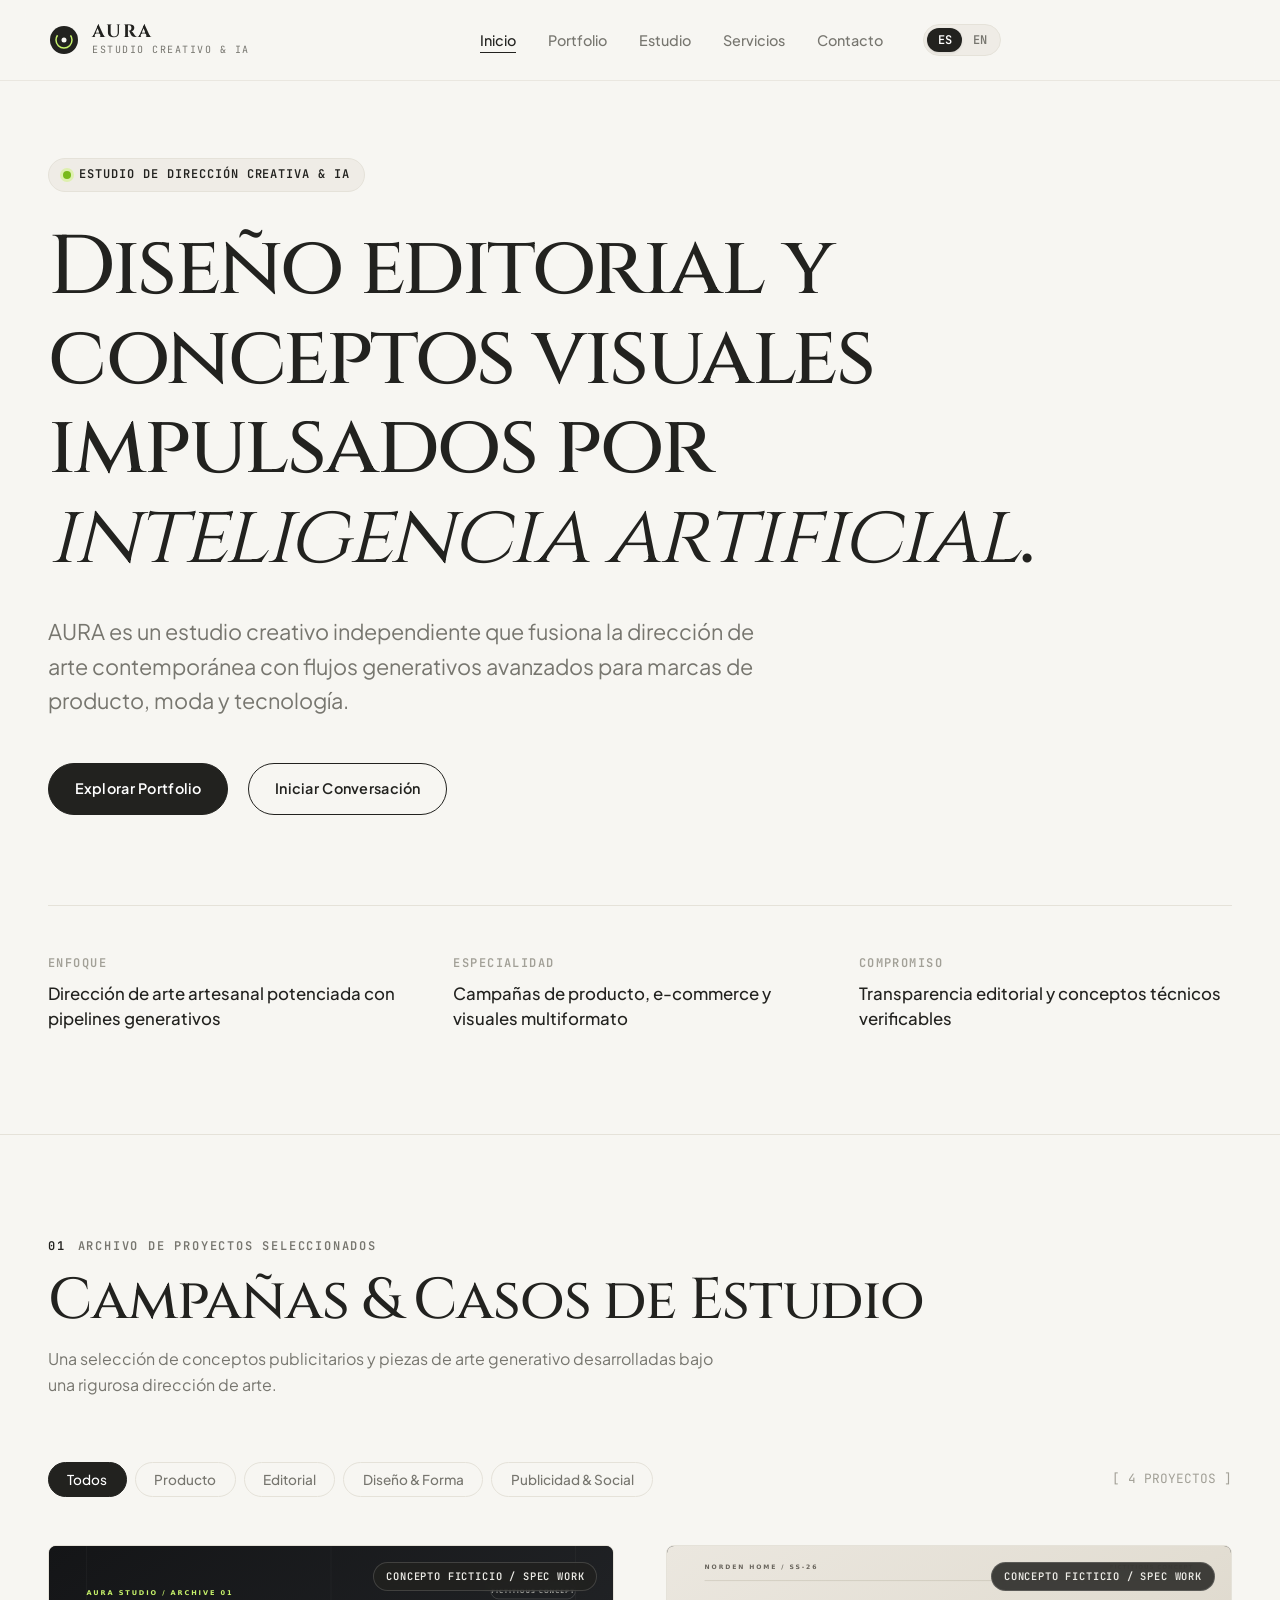
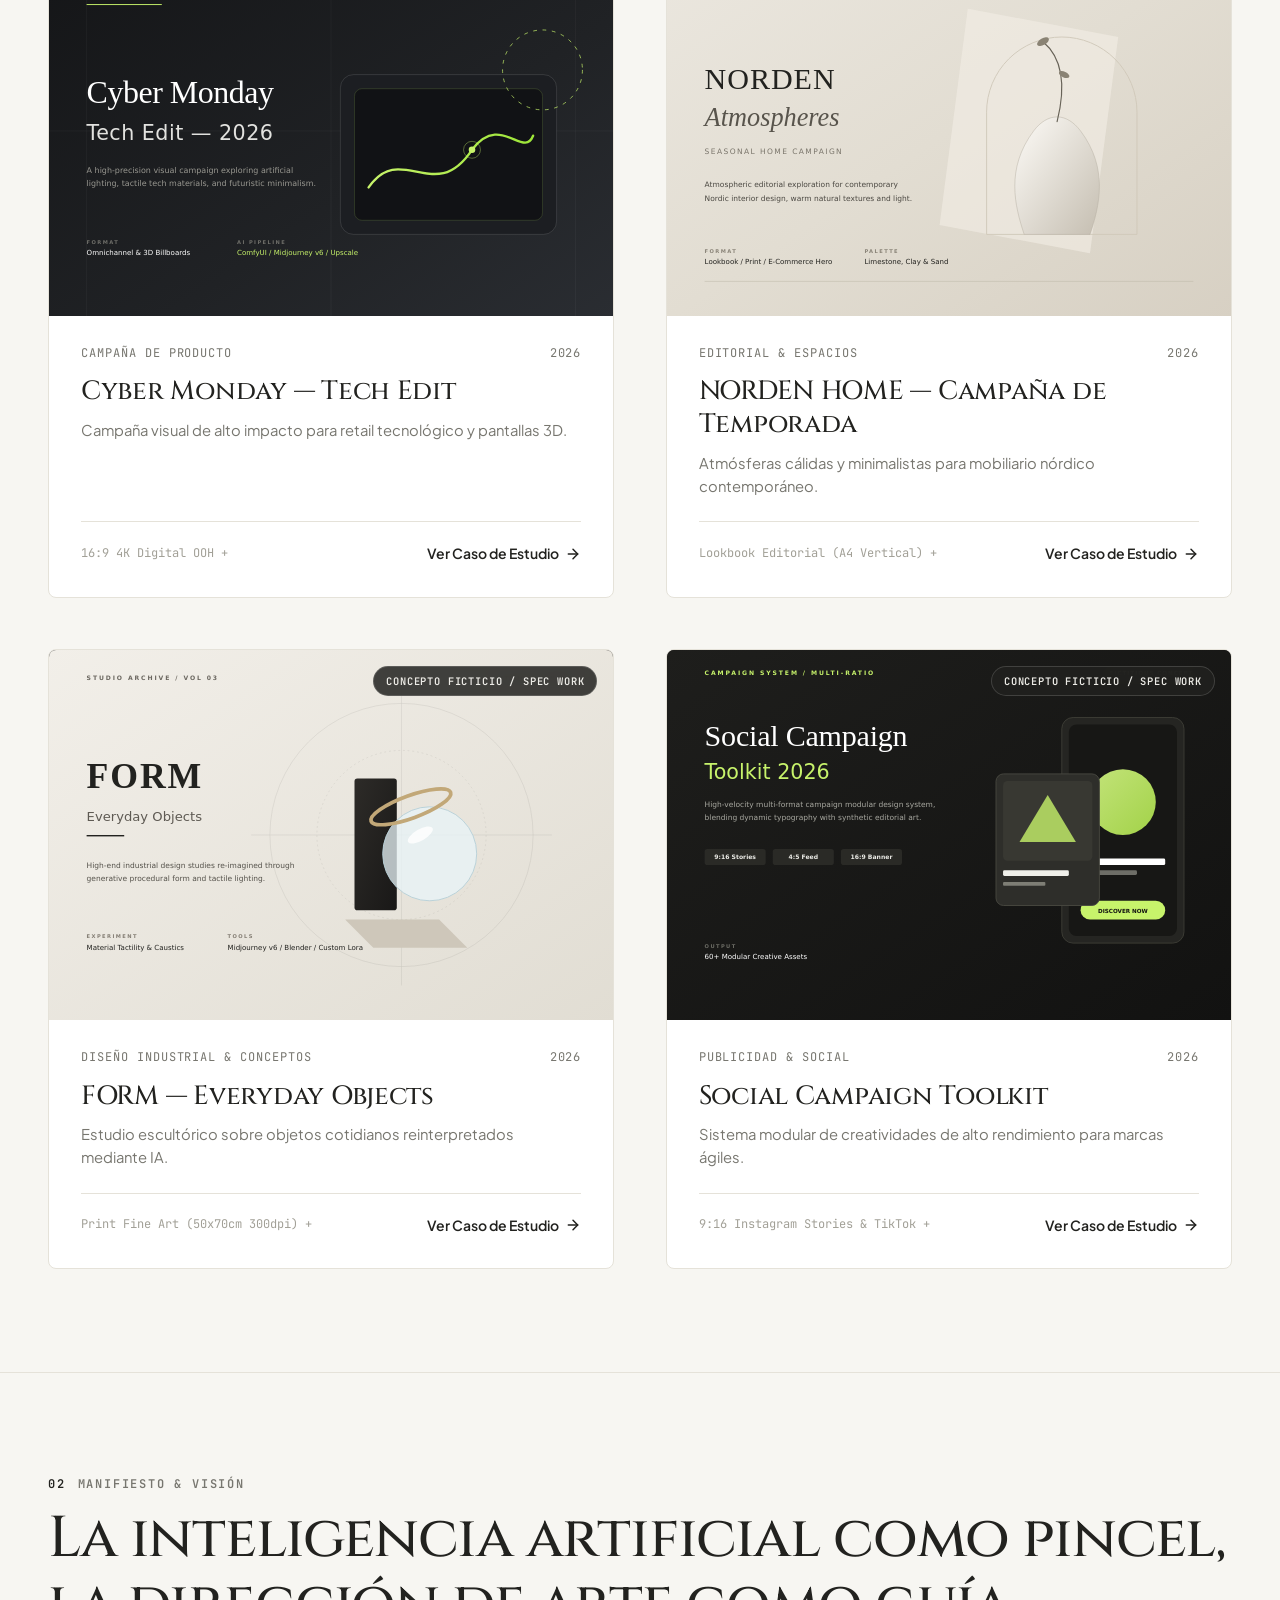
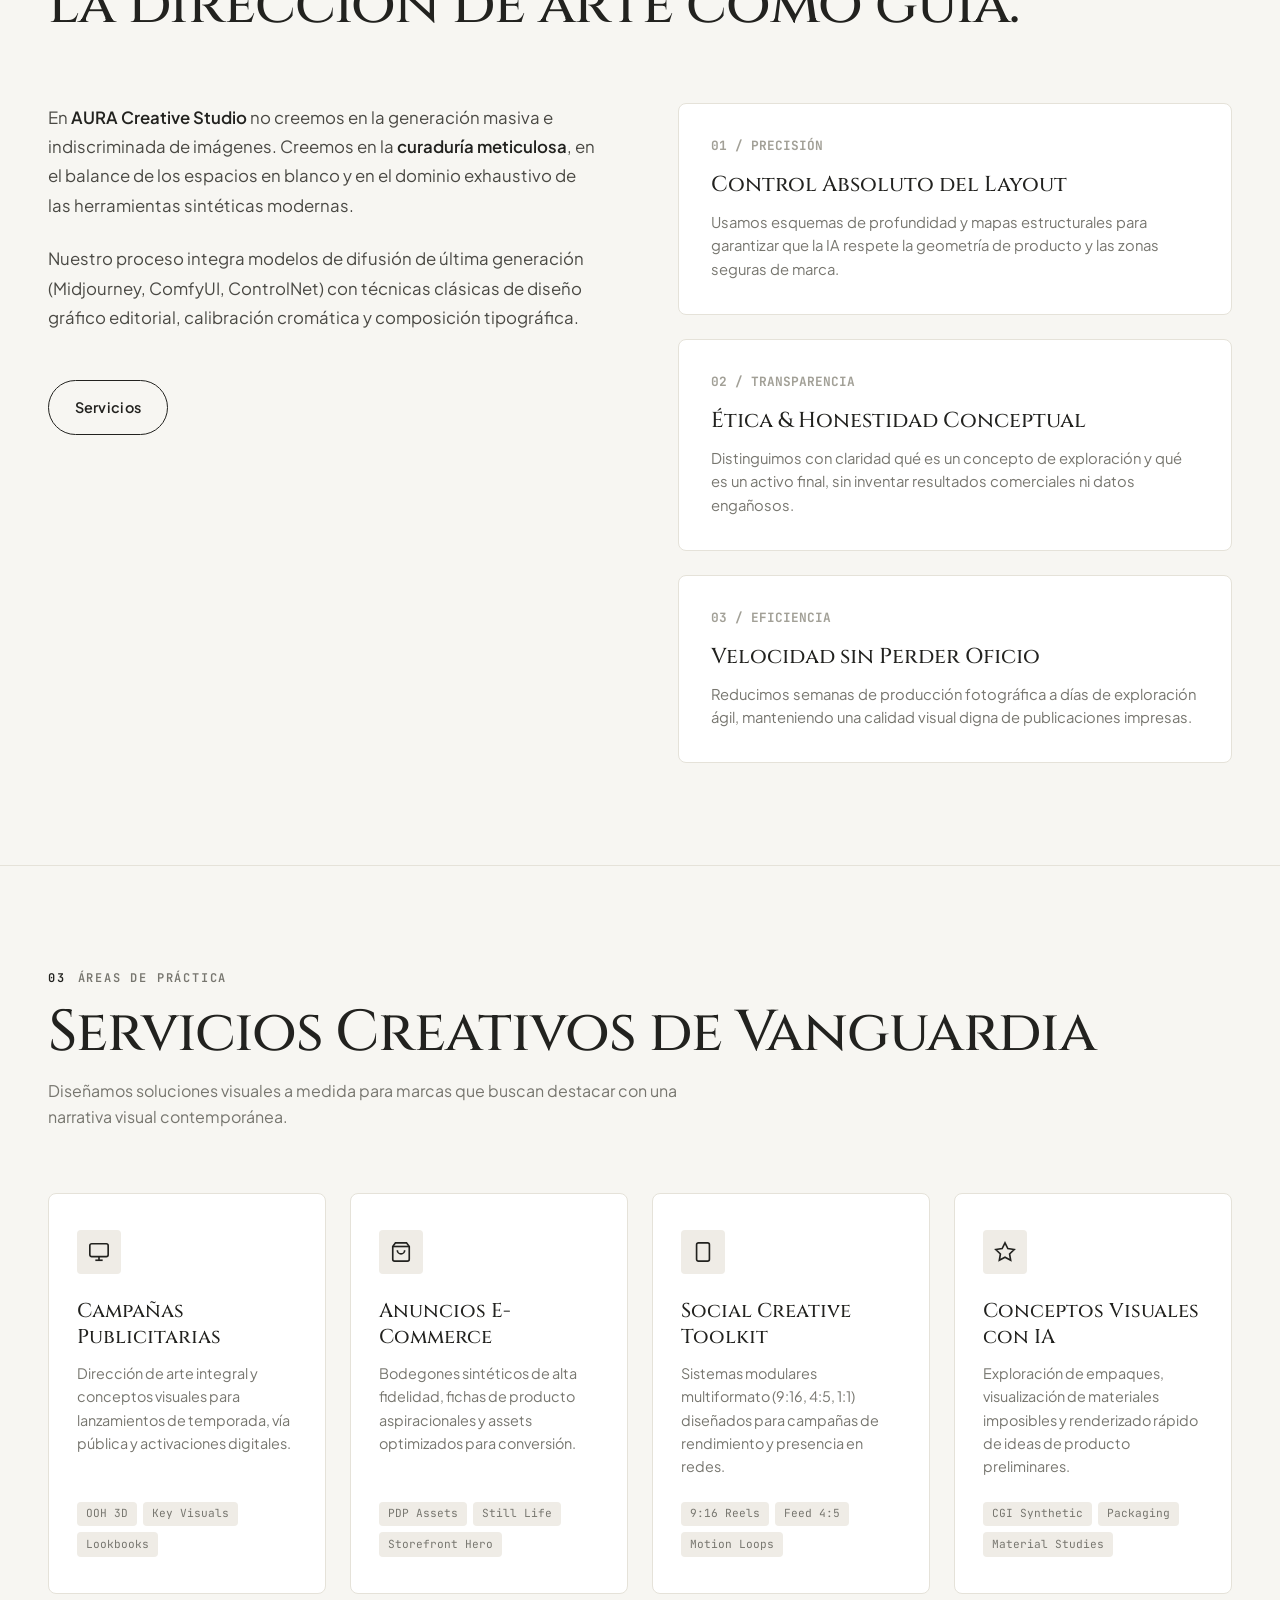
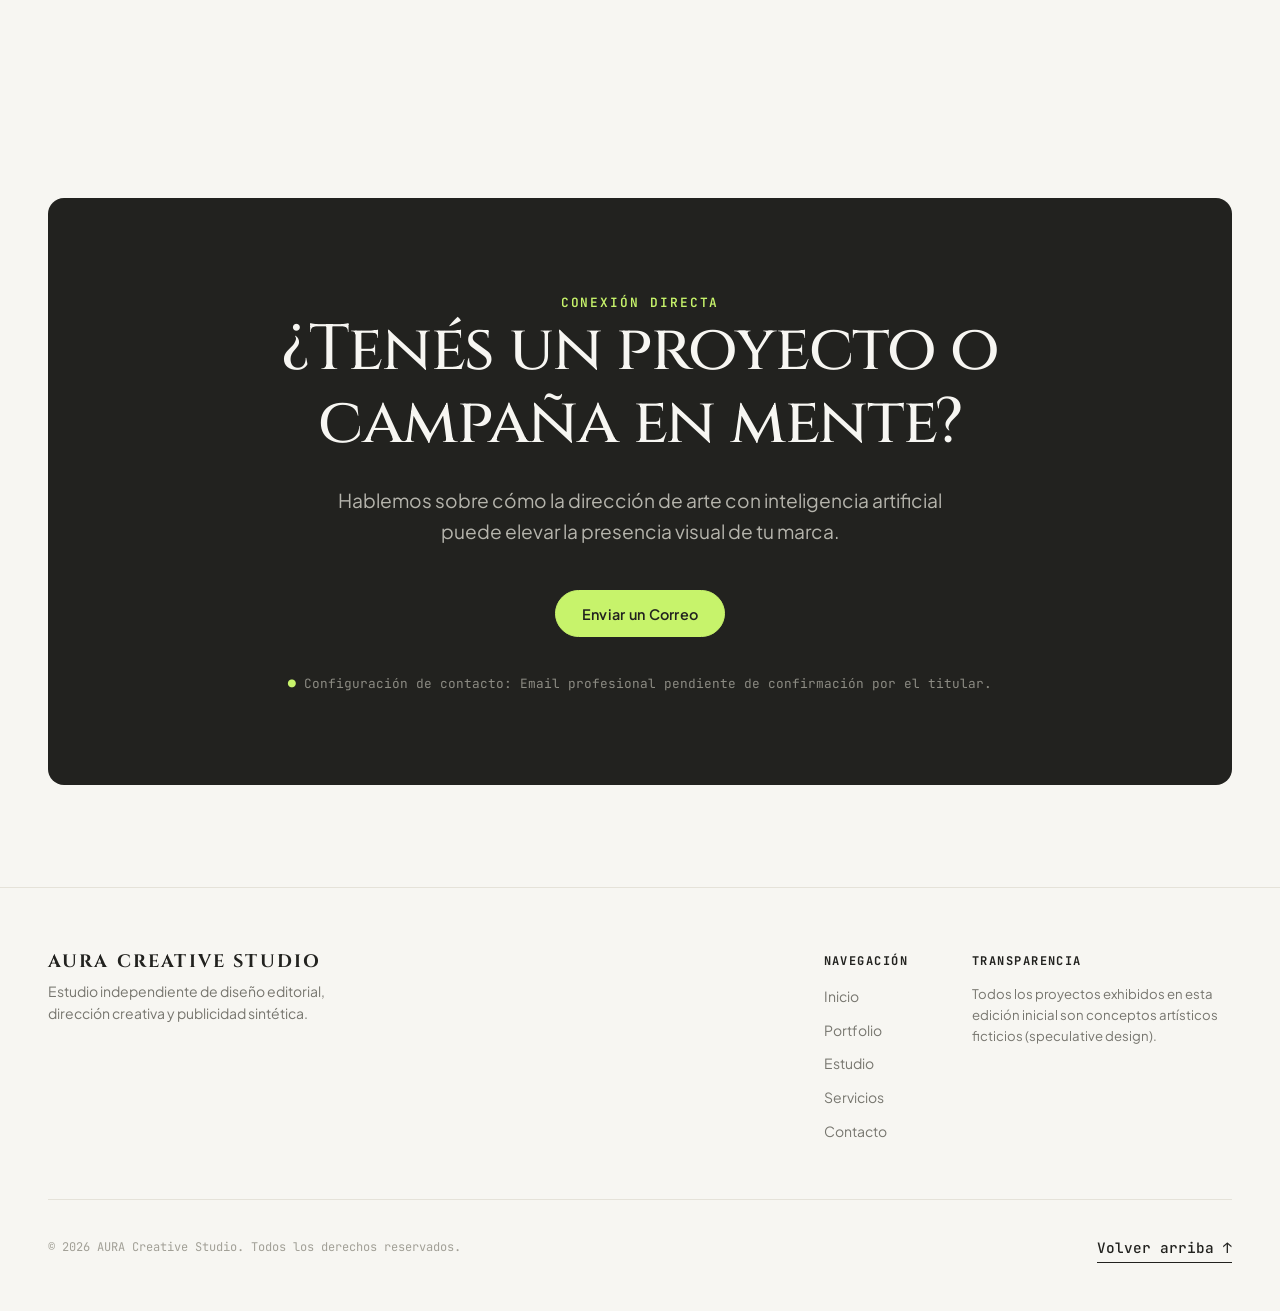
<file: index.html>
<!DOCTYPE html>
<html lang="es">
<head>
  <meta charset="UTF-8">
  <meta name="viewport" content="width=device-width, initial-scale=1.0">
  <title>AURA Creative Studio — Diseño Editorial & Contenido con IA</title>
  <meta name="description" content="Estudio creativo independiente especializado en campañas visuales, e-commerce y publicidad asistida por IA.">
  <meta name="keywords" content="AURA, Creative Studio, diseño editorial, inteligencia artificial, campañas publicitarias, dirección de arte, e-commerce">
  <meta name="author" content="AURA Creative Studio">
  
  <!-- Open Graph / Meta Social -->
  <meta property="og:type" content="website">
  <meta property="og:title" content="AURA Creative Studio — Diseño Editorial & Contenido con IA">
  <meta property="og:description" content="Estudio creativo independiente especializado en campañas visuales, e-commerce y publicidad asistida por IA.">
  <!-- Reemplazar con URL canónica absoluta (ej. https://aura-creative.studio/public/images/projects/cyber-monday.svg) al asignar dominio -->
  <meta property="og:image" content="public/images/projects/cyber-monday.svg">
  <meta name="twitter:card" content="summary_large_image">
  <meta name="twitter:title" content="AURA Creative Studio — Diseño Editorial & Contenido con IA">
  <meta name="twitter:description" content="Estudio creativo independiente especializado en campañas visuales, e-commerce y publicidad asistida por IA.">
  <meta name="twitter:image" content="public/images/projects/cyber-monday.svg">

  <!-- Favicon -->
  <link rel="icon" type="image/svg+xml" href="public/favicon/favicon.svg">

  <!-- Typography: Cinzel, Plus Jakarta Sans, JetBrains Mono -->
  <link rel="preconnect" href="https://fonts.googleapis.com">
  <link rel="preconnect" href="https://fonts.gstatic.com" crossorigin>
  <link href="https://fonts.googleapis.com/css2?family=Cinzel:wght@400;500;600;700&family=JetBrains+Mono:wght@400;500;600;700&family=Plus+Jakarta+Sans:wght@300;400;500;600;700&display=swap" rel="stylesheet">

  <link rel="stylesheet" href="styles.css">
</head>
<body>
  <!-- Accessibility Skip Link -->
  <a href="#mainContent" class="skip-link" data-i18n="skip_link">Saltar al contenido principal</a>

  <!-- Header -->
  <header class="site-header" role="banner">
    <div class="container header-inner">
      <a href="#hero" class="brand-link" aria-label="AURA Creative Studio Home">
        <svg class="brand-mark" viewBox="0 0 64 64" width="32" height="32" aria-hidden="true">
          <circle cx="32" cy="32" r="28" fill="#22221F"/>
          <circle cx="32" cy="32" r="16" fill="none" stroke="#C7F36B" stroke-width="3" stroke-dasharray="60 30"/>
          <circle cx="32" cy="32" r="5" fill="#F7F6F2"/>
        </svg>
        <div class="brand-text">
          <span class="brand-name">AURA</span>
          <span class="brand-tag" data-i18n="brand_sub">Creative Studio &amp; AI</span>
        </div>
      </a>

      <!-- Desktop Nav -->
      <nav class="nav-desktop" aria-label="Navegación principal">
        <ul class="nav-links">
          <li><a href="#hero" class="nav-link active" data-i18n="nav_home">Inicio</a></li>
          <li><a href="#portfolio" class="nav-link" data-i18n="nav_portfolio">Portfolio</a></li>
          <li><a href="#studio" class="nav-link" data-i18n="nav_studio">Estudio</a></li>
          <li><a href="#services" class="nav-link" data-i18n="nav_services">Servicios</a></li>
          <li><a href="#contact" class="nav-link" data-i18n="nav_contact">Contacto</a></li>
        </ul>

        <!-- Language Switcher -->
        <div class="lang-switcher" role="group" aria-label="Selector de idioma">
          <button type="button" class="lang-btn active" data-set-lang="es" aria-pressed="true">ES</button>
          <button type="button" class="lang-btn" data-set-lang="en" aria-pressed="false">EN</button>
        </div>
      </nav>

      <!-- Mobile Actions -->
      <div class="header-actions">
        <div class="lang-switcher" style="display: none;" id="mobileLangSwitcher" role="group" aria-label="Selector de idioma móvil">
          <button type="button" class="lang-btn active" data-set-lang="es">ES</button>
          <button type="button" class="lang-btn" data-set-lang="en">EN</button>
        </div>
        <button type="button" class="mobile-menu-toggle" id="mobileMenuToggle" aria-expanded="false" aria-controls="mobileNav" aria-label="Abrir menú de navegación">
          <svg width="24" height="24" viewBox="0 0 24 24" fill="none" stroke="currentColor" stroke-width="2" stroke-linecap="round">
            <line x1="4" y1="8" x2="20" y2="8"></line>
            <line x1="4" y1="16" x2="20" y2="16"></line>
          </svg>
        </button>
      </div>
    </div>
  </header>

  <!-- Mobile Drawer -->
  <div class="mobile-nav" id="mobileNav" aria-label="Menú móvil">
    <ul class="mobile-nav-links">
      <li><a href="#hero" class="mobile-nav-link" data-i18n="nav_home">Inicio</a></li>
      <li><a href="#portfolio" class="mobile-nav-link" data-i18n="nav_portfolio">Portfolio</a></li>
      <li><a href="#studio" class="mobile-nav-link" data-i18n="nav_studio">Estudio</a></li>
      <li><a href="#services" class="mobile-nav-link" data-i18n="nav_services">Servicios</a></li>
      <li><a href="#contact" class="mobile-nav-link" data-i18n="nav_contact">Contacto</a></li>
    </ul>
    <div style="padding-top: 2rem; border-top: 1px solid var(--color-border); display: flex; justify-content: space-between; align-items: center;">
      <span style="font-family: var(--font-mono); font-size: 0.8rem; color: var(--color-text-secondary);">IDIOMA / LANGUAGE:</span>
      <div class="lang-switcher" role="group">
        <button type="button" class="lang-btn active" data-set-lang="es">ES</button>
        <button type="button" class="lang-btn" data-set-lang="en">EN</button>
      </div>
    </div>
  </div>

  <!-- Main Content -->
  <main id="mainContent">

    <!-- HERO SECTION -->
    <section class="section hero" id="hero">
      <div class="container">
        <div class="hero-editorial-badge">
          <span class="badge-pulse"></span>
          <span data-i18n="hero_badge">Estudio de Dirección Creativa &amp; IA</span>
        </div>

        <h1 class="hero-headline" data-i18n="hero_title">
          Diseño editorial y conceptos visuales impulsados por <em>inteligencia artificial</em>.
        </h1>

        <p class="hero-subhead" data-i18n="hero_desc">
          AURA es un estudio creativo independiente que fusiona la dirección de arte contemporánea con flujos generativos avanzados para marcas de producto, moda y tecnología.
        </p>

        <div class="hero-actions">
          <a href="#portfolio" class="btn btn-primary" data-i18n="hero_cta_projects">Explorar Portfolio</a>
          <a href="#contact" class="btn btn-secondary" data-i18n="hero_cta_contact">Iniciar Conversación</a>
        </div>

        <!-- Editorial Statement Grid -->
        <div class="statement-grid">
          <div class="statement-col">
            <span class="statement-label" data-i18n="stat_col1_label">Enfoque</span>
            <p class="statement-val" data-i18n="stat_col1_val">Dirección de arte artesanal potenciada con pipelines generativos</p>
          </div>
          <div class="statement-col">
            <span class="statement-label" data-i18n="stat_col2_label">Especialidad</span>
            <p class="statement-val" data-i18n="stat_col2_val">Campañas de producto, e-commerce y visuales multiformato</p>
          </div>
          <div class="statement-col">
            <span class="statement-label" data-i18n="stat_col3_label">Compromiso</span>
            <p class="statement-val" data-i18n="stat_col3_val">Transparencia editorial y conceptos técnicos verificables</p>
          </div>
        </div>
      </div>
    </section>

    <!-- PORTFOLIO SECTION -->
    <section class="section section-bordered" id="portfolio">
      <div class="container">
        <header class="section-header">
          <div class="section-meta">
            <span class="section-meta-num">01</span>
            <span data-i18n="portfolio_meta">Archivo de Proyectos Seleccionados</span>
          </div>
          <h2 class="section-title" data-i18n="portfolio_title">Campañas &amp; Casos de Estudio</h2>
          <p class="section-desc" data-i18n="portfolio_desc">Una selección de conceptos publicitarios y piezas de arte generativo desarrolladas bajo una rigurosa dirección de arte.</p>
        </header>

        <!-- Filters -->
        <div class="portfolio-controls">
          <div class="filter-group" role="tablist" aria-label="Filtrar por categoría">
            <button type="button" class="filter-btn active" data-filter="all" data-i18n="filter_all">Todos</button>
            <button type="button" class="filter-btn" data-filter="product" data-i18n="filter_product">Producto</button>
            <button type="button" class="filter-btn" data-filter="editorial" data-i18n="filter_editorial">Editorial</button>
            <button type="button" class="filter-btn" data-filter="industrial" data-i18n="filter_industrial">Diseño &amp; Forma</button>
            <button type="button" class="filter-btn" data-filter="social" data-i18n="filter_social">Publicidad &amp; Social</button>
          </div>
          <span class="project-count" id="projectCount">[ 4 PROYECTOS ]</span>
        </div>

        <!-- Dynamic Projects Grid -->
        <div class="projects-grid" id="projectsGrid">
          <!-- Rendered dynamically by script.js -->
        </div>
      </div>
    </section>

    <!-- STUDIO SECTION -->
    <section class="section section-bordered" id="studio">
      <div class="container">
        <header class="section-header">
          <div class="section-meta">
            <span class="section-meta-num">02</span>
            <span data-i18n="studio_meta">Manifiesto &amp; Visión</span>
          </div>
          <h2 class="section-title" data-i18n="studio_title">La inteligencia artificial como pincel, la dirección de arte como guía.</h2>
        </header>

        <div class="studio-layout">
          <div class="studio-copy">
            <p data-i18n="studio_p1">
              En <strong>AURA Creative Studio</strong> no creemos en la generación masiva e indiscriminada de imágenes. Creemos en la <strong>curaduría meticulosa</strong>, en el balance de los espacios en blanco y en el dominio exhaustivo de las herramientas sintéticas modernas.
            </p>
            <p data-i18n="studio_p2">
              Nuestro proceso integra modelos de difusión de última generación (Midjourney, ComfyUI, ControlNet) con técnicas clásicas de diseño gráfico editorial, calibración cromática y composición tipográfica.
            </p>
            <div style="margin-top: 1.5rem;">
              <a href="#services" class="btn btn-secondary" data-i18n="nav_services">Explorar Servicios</a>
            </div>
          </div>

          <div class="studio-ethos-cards">
            <article class="ethos-card">
              <div class="ethos-card-num" data-i18n="studio_card1_num">01 / PRECISIÓN</div>
              <h3 class="ethos-card-title" data-i18n="studio_card1_title">Control Absoluto del Layout</h3>
              <p class="ethos-card-desc" data-i18n="studio_card1_desc">Usamos esquemas de profundidad y mapas estructurales para garantizar que la IA respete la geometría de producto y las zonas seguras de marca.</p>
            </article>

            <article class="ethos-card">
              <div class="ethos-card-num" data-i18n="studio_card2_num">02 / TRANSPARENCIA</div>
              <h3 class="ethos-card-title" data-i18n="studio_card2_title">Ética &amp; Honestidad Conceptual</h3>
              <p class="ethos-card-desc" data-i18n="studio_card2_desc">Distinguimos con claridad qué es un concepto de exploración y qué es un activo final, sin inventar resultados comerciales ni datos engañosos.</p>
            </article>

            <article class="ethos-card">
              <div class="ethos-card-num" data-i18n="studio_card3_num">03 / EFICIENCIA</div>
              <h3 class="ethos-card-title" data-i18n="studio_card3_title">Velocidad sin Perder Oficio</h3>
              <p class="ethos-card-desc" data-i18n="studio_card3_desc">Reducimos semanas de producción fotográfica a días de exploración ágil, manteniendo una calidad visual digna de publicaciones impresas.</p>
            </article>
          </div>
        </div>
      </div>
    </section>

    <!-- SERVICES SECTION -->
    <section class="section section-bordered" id="services">
      <div class="container">
        <header class="section-header">
          <div class="section-meta">
            <span class="section-meta-num">03</span>
            <span data-i18n="services_meta">Áreas de Práctica</span>
          </div>
          <h2 class="section-title" data-i18n="services_title">Servicios Creativos de Vanguardia</h2>
          <p class="section-desc" data-i18n="services_desc">Diseñamos soluciones visuales a medida para marcas que buscan destacar con una narrativa visual contemporánea.</p>
        </header>

        <div class="services-grid">
          <!-- Srv 1 -->
          <article class="service-card">
            <div>
              <div class="service-icon" aria-hidden="true">
                <svg width="22" height="22" viewBox="0 0 24 24" fill="none" stroke="currentColor" stroke-width="1.8">
                  <rect x="2" y="3" width="20" height="14" rx="2"></rect>
                  <line x1="8" y1="21" x2="16" y2="21"></line>
                  <line x1="12" y1="17" x2="12" y2="21"></line>
                </svg>
              </div>
              <h3 class="service-title" data-i18n="srv1_title">Campañas Publicitarias</h3>
              <p class="service-desc" data-i18n="srv1_desc">Dirección de arte integral y conceptos visuales para lanzamientos de temporada, vía pública y activaciones digitales.</p>
            </div>
            <ul class="service-pills">
              <li class="service-pill">OOH 3D</li>
              <li class="service-pill">Key Visuals</li>
              <li class="service-pill">Lookbooks</li>
            </ul>
          </article>

          <!-- Srv 2 -->
          <article class="service-card">
            <div>
              <div class="service-icon" aria-hidden="true">
                <svg width="22" height="22" viewBox="0 0 24 24" fill="none" stroke="currentColor" stroke-width="1.8">
                  <path d="M6 2L3 6v14a2 2 0 0 0 2 2h14a2 2 0 0 0 2-2V6l-3-4z"></path>
                  <line x1="3" y1="6" x2="21" y2="6"></line>
                  <path d="M16 10a4 4 0 0 1-8 0"></path>
                </svg>
              </div>
              <h3 class="service-title" data-i18n="srv2_title">Anuncios E-Commerce</h3>
              <p class="service-desc" data-i18n="srv2_desc">Bodegones sintéticos de alta fidelidad, fichas de producto aspiracionales y assets optimizados para conversión.</p>
            </div>
            <ul class="service-pills">
              <li class="service-pill">PDP Assets</li>
              <li class="service-pill">Still Life</li>
              <li class="service-pill">Storefront Hero</li>
            </ul>
          </article>

          <!-- Srv 3 -->
          <article class="service-card">
            <div>
              <div class="service-icon" aria-hidden="true">
                <svg width="22" height="22" viewBox="0 0 24 24" fill="none" stroke="currentColor" stroke-width="1.8">
                  <rect x="5" y="2" width="14" height="20" rx="2" ry="2"></rect>
                  <line x1="12" y1="18" x2="12.01" y2="18"></line>
                </svg>
              </div>
              <h3 class="service-title" data-i18n="srv3_title">Social Creative Toolkit</h3>
              <p class="service-desc" data-i18n="srv3_desc">Sistemas modulares multiformato (9:16, 4:5, 1:1) diseñados para campañas de rendimiento y presencia en redes.</p>
            </div>
            <ul class="service-pills">
              <li class="service-pill">9:16 Reels</li>
              <li class="service-pill">Feed 4:5</li>
              <li class="service-pill">Motion Loops</li>
            </ul>
          </article>

          <!-- Srv 4 -->
          <article class="service-card">
            <div>
              <div class="service-icon" aria-hidden="true">
                <svg width="22" height="22" viewBox="0 0 24 24" fill="none" stroke="currentColor" stroke-width="1.8">
                  <polygon points="12 2 15.09 8.26 22 9.27 17 14.14 18.18 21.02 12 17.77 5.82 21.02 7 14.14 2 9.27 8.91 8.26 12 2"></polygon>
                </svg>
              </div>
              <h3 class="service-title" data-i18n="srv4_title">Conceptos Visuales con IA</h3>
              <p class="service-desc" data-i18n="srv4_desc">Exploración de empaques, visualización de materiales imposibles y renderizado rápido de ideas de producto preliminares.</p>
            </div>
            <ul class="service-pills">
              <li class="service-pill">CGI Synthetic</li>
              <li class="service-pill">Packaging</li>
              <li class="service-pill">Material Studies</li>
            </ul>
          </article>
        </div>
      </div>
    </section>

    <!-- CONTACT SECTION -->
    <section class="section" id="contact">
      <div class="container">
        <div class="contact-wrapper">
          <span class="contact-eyebrow" data-i18n="contact_eyebrow">Conexión Directa</span>
          <h2 class="contact-title" data-i18n="contact_title">¿Tenés un proyecto o campaña en mente?</h2>
          <p class="contact-desc" data-i18n="contact_desc">
            Hablemos sobre cómo la dirección de arte con inteligencia artificial puede elevar la presencia visual de tu marca.
          </p>

          <div class="contact-actions">
            <!-- Email button clearly configured with pending safety notice -->
            <button type="button" class="btn btn-accent" data-contact-btn data-i18n="contact_btn_email">
              <svg width="18" height="18" viewBox="0 0 24 24" fill="none" stroke="currentColor" stroke-width="2" aria-hidden="true">
                <path d="M4 4h16c1.1 0 2 .9 2 2v12c0 1.1-.9 2-2 2H4c-1.1 0-2-.9-2-2V6c0-1.1.9-2 2-2z"></path>
                <polyline points="22,6 12,13 2,6"></polyline>
              </svg>
              Enviar un Correo
            </button>
          </div>

          <div class="contact-notice" id="contactPendingNotice">
            <span class="notice-icon">●</span>
            <span data-i18n="contact_pending_badge">Configuración de contacto: Email profesional pendiente de confirmación por el titular.</span>
          </div>
        </div>
      </div>
    </section>

  </main>

  <!-- Case Study Interactive Modal -->
  <div class="modal-overlay" id="caseStudyModal" role="dialog" aria-modal="true" aria-hidden="true">
    <div class="modal-card">
      <button type="button" class="modal-close-btn" aria-label="Cerrar modal" data-i18n-attr="aria-label:modal_close_aria">
        <svg width="20" height="20" viewBox="0 0 24 24" fill="none" stroke="currentColor" stroke-width="2">
          <line x1="18" y1="6" x2="6" y2="18"></line>
          <line x1="6" y1="6" x2="18" y2="18"></line>
        </svg>
      </button>
      <div class="modal-body" id="modalDynamicContent">
        <!-- Rendered dynamically by script.js -->
      </div>
    </div>
  </div>

  <!-- Site Footer -->
  <footer class="site-footer" role="contentinfo">
    <div class="container">
      <div class="footer-top">
        <div class="footer-brand">
          <div class="brand-name">AURA CREATIVE STUDIO</div>
          <p data-i18n="footer_tagline">Estudio independiente de diseño editorial, dirección creativa y publicidad sintética.</p>
        </div>

        <div class="footer-nav-group">
          <div class="footer-col">
            <span class="footer-col-title" data-i18n="footer_col_nav">Navegación</span>
            <ul class="footer-col-links">
              <li><a href="#hero" data-i18n="nav_home">Inicio</a></li>
              <li><a href="#portfolio" data-i18n="nav_portfolio">Portfolio</a></li>
              <li><a href="#studio" data-i18n="nav_studio">Estudio</a></li>
              <li><a href="#services" data-i18n="nav_services">Servicios</a></li>
              <li><a href="#contact" data-i18n="nav_contact">Contacto</a></li>
            </ul>
          </div>

          <div class="footer-col">
            <span class="footer-col-title" data-i18n="footer_col_legal">Transparencia</span>
            <p style="font-size: 0.825rem; color: var(--color-text-secondary); max-width: 260px;" data-i18n="footer_legal_spec">
              Todos los proyectos exhibidos en esta edición inicial son conceptos artísticos ficticios (speculative design).
            </p>
          </div>
        </div>
      </div>

      <div class="footer-bottom">
        <p data-i18n="footer_legal_copy">© 2026 AURA Creative Studio. Todos los derechos reservados.</p>
        <a href="#hero" class="nav-link" data-i18n="footer_back_to_top">Volver arriba ↑</a>
      </div>
    </div>
  </footer>

  <script src="script.js"></script>
</body>
</html>
</file>
<file: styles.css>
:root {
  --color-bg-primary: #F7F6F2;
  --color-bg-surface: #FFFFFF;
  --color-bg-subtle: #EFECE6;
  --color-text-primary: #22221F;
  --color-text-secondary: #77766F;
  --color-text-tertiary: #A2A097;
  --color-accent: #C7F36B;
  --color-accent-dark: #9ED438;
  --color-border: #E5E2D9;
  --color-border-dark: #22221F;
  --color-tag-bg: #EAE6DC;

  --font-serif: 'Cinzel', 'Playfair Display', Georgia, serif;
  --font-sans: 'Plus Jakarta Sans', -apple-system, BlinkMacSystemFont, 'Segoe UI', Roboto, Helvetica, Arial, sans-serif;
  --font-mono: 'JetBrains Mono', SFMono-Regular, Menlo, Monaco, Consolas, monospace;

  --container-max: 1280px;
  --container-pad: clamp(1.25rem, 4vw, 3rem);
  --section-pad-y: clamp(4rem, 8vw, 8rem);
  --transition-smooth: cubic-bezier(0.16, 1, 0.3, 1);
  --radius-sm: 4px;
  --radius-md: 8px;
  --radius-lg: 16px;
  --radius-pill: 9999px;

  --shadow-sm: 0 2px 8px rgba(34, 34, 31, 0.04);
  --shadow-md: 0 12px 32px rgba(34, 34, 31, 0.08);
  --shadow-lg: 0 24px 64px rgba(34, 34, 31, 0.12);
}

/* Reset & Base */
*, *::before, *::after {
  box-sizing: border-box;
  margin: 0;
  padding: 0;
}

html {
  scroll-behavior: smooth;
  font-size: 16px;
  -webkit-text-size-adjust: 100%;
}

body {
  background-color: var(--color-bg-primary);
  color: var(--color-text-primary);
  font-family: var(--font-sans);
  line-height: 1.6;
  -webkit-font-smoothing: antialiased;
  -moz-osx-font-smoothing: grayscale;
  overflow-x: hidden;
}

img, svg {
  display: block;
  max-width: 100%;
  height: auto;
}

a {
  color: inherit;
  text-decoration: none;
  transition: color 0.25s ease, opacity 0.25s ease;
}

button {
  font-family: inherit;
  cursor: pointer;
  border: none;
  background: none;
}

/* Accessibility Focus States */
:focus-visible {
  outline: 2px solid var(--color-text-primary);
  outline-offset: 3px;
}

.skip-link {
  position: absolute;
  top: -100px;
  left: 1.5rem;
  background: var(--color-text-primary);
  color: var(--color-bg-primary);
  padding: 0.75rem 1.25rem;
  z-index: 9999;
  border-radius: var(--radius-sm);
  font-size: 0.875rem;
  font-weight: 600;
  transition: top 0.2s ease;
}

.skip-link:focus {
  top: 1.5rem;
}

/* Layout Utilities */
.container {
  max-width: var(--container-max);
  margin-inline: auto;
  padding-inline: var(--container-pad);
}

.section {
  padding-block: var(--section-pad-y);
  position: relative;
}

.section-bordered {
  border-top: 1px solid var(--color-border);
}

.section-header {
  margin-bottom: clamp(2.5rem, 5vw, 4.5rem);
  display: flex;
  flex-direction: column;
  gap: 0.75rem;
}

.section-meta {
  display: flex;
  align-items: center;
  gap: 0.75rem;
  font-family: var(--font-mono);
  font-size: 0.75rem;
  font-weight: 600;
  letter-spacing: 0.15em;
  text-transform: uppercase;
  color: var(--color-text-secondary);
}

.section-meta-num {
  color: var(--color-text-primary);
}

.section-title {
  font-family: var(--font-serif);
  font-size: clamp(2.25rem, 4.5vw, 3.75rem);
  font-weight: 500;
  line-height: 1.15;
  letter-spacing: -0.02em;
}

.section-desc {
  max-width: 680px;
  font-size: clamp(1rem, 1.25vw, 1.15rem);
  color: var(--color-text-secondary);
}

/* Header & Navigation */
.site-header {
  position: sticky;
  top: 0;
  z-index: 1000;
  background-color: rgba(247, 246, 242, 0.92);
  backdrop-filter: blur(12px);
  -webkit-backdrop-filter: blur(12px);
  border-bottom: 1px solid rgba(229, 226, 217, 0.7);
  transition: padding 0.3s ease;
}

.header-inner {
  display: flex;
  align-items: center;
  justify-content: space-between;
  height: 80px;
}

.brand-link {
  display: flex;
  align-items: center;
  gap: 0.75rem;
}

.brand-mark {
  width: 32px;
  height: 32px;
}

.brand-text {
  display: flex;
  flex-direction: column;
}

.brand-name {
  font-family: var(--font-serif);
  font-size: 1.125rem;
  font-weight: 700;
  letter-spacing: 0.12em;
  line-height: 1.1;
}

.brand-tag {
  font-family: var(--font-mono);
  font-size: 0.625rem;
  letter-spacing: 0.15em;
  text-transform: uppercase;
  color: var(--color-text-secondary);
}

.nav-desktop {
  display: flex;
  align-items: center;
  gap: 2.5rem;
}

.nav-links {
  display: flex;
  list-style: none;
  gap: 2rem;
}

.nav-link {
  font-size: 0.9rem;
  font-weight: 500;
  color: var(--color-text-secondary);
  position: relative;
  padding-block: 0.25rem;
}

.nav-link:hover, .nav-link.active {
  color: var(--color-text-primary);
}

.nav-link::after {
  content: '';
  position: absolute;
  bottom: 0;
  left: 0;
  width: 0%;
  height: 1.5px;
  background-color: var(--color-text-primary);
  transition: width 0.25s ease;
}

.nav-link:hover::after, .nav-link.active::after {
  width: 100%;
}

.header-actions {
  display: flex;
  align-items: center;
  gap: 1.25rem;
}

/* Language Toggle Switcher */
.lang-switcher {
  display: inline-flex;
  align-items: center;
  background: var(--color-bg-subtle);
  border-radius: var(--radius-pill);
  padding: 3px;
  border: 1px solid var(--color-border);
}

.lang-btn {
  font-family: var(--font-mono);
  font-size: 0.75rem;
  font-weight: 600;
  padding: 0.25rem 0.65rem;
  border-radius: var(--radius-pill);
  color: var(--color-text-secondary);
  transition: all 0.2s ease;
}

.lang-btn.active {
  background: var(--color-text-primary);
  color: var(--color-bg-surface);
  box-shadow: 0 1px 3px rgba(0,0,0,0.1);
}

.mobile-menu-toggle {
  display: none;
  padding: 0.5rem;
  color: var(--color-text-primary);
}

/* Mobile Nav Drawer */
.mobile-nav {
  display: none;
  position: fixed;
  top: 80px;
  left: 0;
  width: 100%;
  height: calc(100vh - 80px);
  background: var(--color-bg-primary);
  padding: 2.5rem var(--container-pad);
  z-index: 999;
  flex-direction: column;
  justify-content: space-between;
  border-top: 1px solid var(--color-border);
  transform: translateY(-10px);
  opacity: 0;
  pointer-events: none;
  transition: all 0.3s var(--transition-smooth);
}

.mobile-nav.is-open {
  transform: translateY(0);
  opacity: 1;
  pointer-events: auto;
}

.mobile-nav-links {
  list-style: none;
  display: flex;
  flex-direction: column;
  gap: 1.5rem;
}

.mobile-nav-link {
  font-family: var(--font-serif);
  font-size: 1.75rem;
  font-weight: 500;
  color: var(--color-text-primary);
}

/* Buttons */
.btn {
  display: inline-flex;
  align-items: center;
  justify-content: center;
  gap: 0.65rem;
  padding: 0.85rem 1.6rem;
  font-size: 0.9rem;
  font-weight: 600;
  letter-spacing: 0.02em;
  border-radius: var(--radius-pill);
  transition: all 0.25s ease;
  white-space: nowrap;
}

.btn-primary {
  background-color: var(--color-text-primary);
  color: var(--color-bg-surface);
  border: 1px solid var(--color-text-primary);
}

.btn-primary:hover {
  background-color: #3b3a35;
  border-color: #3b3a35;
  transform: translateY(-1px);
  box-shadow: var(--shadow-sm);
}

.btn-secondary {
  background-color: transparent;
  color: var(--color-text-primary);
  border: 1px solid var(--color-border-dark);
}

.btn-secondary:hover {
  background-color: var(--color-text-primary);
  color: var(--color-bg-surface);
}

.btn-accent {
  background-color: var(--color-accent);
  color: var(--color-text-primary);
  border: 1px solid var(--color-accent);
}

.btn-accent:hover {
  background-color: var(--color-accent-dark);
  transform: translateY(-1px);
}

/* Hero Section */
.hero {
  padding-top: clamp(3rem, 6vw, 6rem);
  padding-bottom: clamp(4rem, 8vw, 8rem);
}

.hero-editorial-badge {
  display: inline-flex;
  align-items: center;
  gap: 0.5rem;
  padding: 0.4rem 0.9rem;
  border-radius: var(--radius-pill);
  background-color: var(--color-bg-subtle);
  border: 1px solid var(--color-border);
  font-family: var(--font-mono);
  font-size: 0.75rem;
  font-weight: 600;
  letter-spacing: 0.08em;
  text-transform: uppercase;
  margin-bottom: 2rem;
}

.badge-pulse {
  width: 8px;
  height: 8px;
  border-radius: 50%;
  background-color: #79BA1B;
  box-shadow: 0 0 0 3px rgba(199, 243, 107, 0.45);
}

.hero-headline {
  font-family: var(--font-serif);
  font-size: clamp(2.75rem, 6.5vw, 5.5rem);
  font-weight: 500;
  line-height: 1.08;
  letter-spacing: -0.03em;
  max-width: 1050px;
  margin-bottom: 2rem;
}

.hero-headline em {
  font-style: italic;
  font-family: var(--font-serif);
  font-weight: 400;
}

.hero-subhead {
  font-size: clamp(1.125rem, 1.8vw, 1.35rem);
  color: var(--color-text-secondary);
  max-width: 720px;
  line-height: 1.6;
  margin-bottom: 2.75rem;
}

.hero-actions {
  display: flex;
  align-items: center;
  gap: 1.25rem;
  flex-wrap: wrap;
}

/* Editorial Statement Grid */
.statement-grid {
  display: grid;
  grid-template-columns: repeat(3, 1fr);
  gap: 2rem;
  margin-top: clamp(4rem, 7vw, 6.5rem);
  padding-top: 3rem;
  border-top: 1px solid var(--color-border);
}

.statement-col {
  display: flex;
  flex-direction: column;
  gap: 0.5rem;
}

.statement-label {
  font-family: var(--font-mono);
  font-size: 0.75rem;
  font-weight: 600;
  letter-spacing: 0.12em;
  text-transform: uppercase;
  color: var(--color-text-tertiary);
}

.statement-val {
  font-size: 1.05rem;
  font-weight: 500;
  color: var(--color-text-primary);
  line-height: 1.5;
}

/* Portfolio Filters */
.portfolio-controls {
  display: flex;
  align-items: center;
  justify-content: space-between;
  flex-wrap: wrap;
  gap: 1.25rem;
  margin-bottom: 3rem;
}

.filter-group {
  display: flex;
  gap: 0.5rem;
  flex-wrap: wrap;
}

.filter-btn {
  font-size: 0.85rem;
  font-weight: 500;
  padding: 0.5rem 1.15rem;
  border-radius: var(--radius-pill);
  background: transparent;
  color: var(--color-text-secondary);
  border: 1px solid var(--color-border);
  transition: all 0.2s ease;
}

.filter-btn:hover {
  color: var(--color-text-primary);
  border-color: var(--color-border-dark);
}

.filter-btn.active {
  background: var(--color-text-primary);
  color: var(--color-bg-surface);
  border-color: var(--color-text-primary);
}

.project-count {
  font-family: var(--font-mono);
  font-size: 0.8rem;
  color: var(--color-text-tertiary);
}

/* Projects Grid */
.projects-grid {
  display: grid;
  grid-template-columns: repeat(2, 1fr);
  gap: clamp(2rem, 4vw, 3.5rem);
}

.project-card {
  display: flex;
  flex-direction: column;
  background: var(--color-bg-surface);
  border: 1px solid var(--color-border);
  border-radius: var(--radius-md);
  overflow: hidden;
  transition: transform 0.4s var(--transition-smooth), box-shadow 0.4s var(--transition-smooth);
}

.project-card:hover {
  transform: translateY(-6px);
  box-shadow: var(--shadow-md);
}

.project-card-media {
  position: relative;
  aspect-ratio: 16 / 10.5;
  background: #1A1A18;
  overflow: hidden;
}

.project-card-media img {
  width: 100%;
  height: 100%;
  object-fit: cover;
  transition: transform 0.6s var(--transition-smooth);
}

.project-card:hover .project-card-media img {
  transform: scale(1.03);
}

.fictitious-pill {
  position: absolute;
  top: 1rem;
  right: 1rem;
  background: rgba(34, 34, 31, 0.85);
  backdrop-filter: blur(8px);
  color: #ECEBE6;
  font-family: var(--font-mono);
  font-size: 0.65rem;
  font-weight: 600;
  letter-spacing: 0.08em;
  padding: 0.35rem 0.75rem;
  border-radius: var(--radius-pill);
  border: 1px solid rgba(255, 255, 255, 0.15);
}

.project-card-body {
  padding: 1.75rem 2rem 2rem;
  display: flex;
  flex-direction: column;
  flex-grow: 1;
}

.project-card-meta {
  display: flex;
  justify-content: space-between;
  align-items: center;
  font-family: var(--font-mono);
  font-size: 0.75rem;
  color: var(--color-text-secondary);
  margin-bottom: 0.75rem;
  text-transform: uppercase;
  letter-spacing: 0.08em;
}

.project-card-title {
  font-family: var(--font-serif);
  font-size: 1.65rem;
  font-weight: 500;
  letter-spacing: -0.01em;
  line-height: 1.25;
  margin-bottom: 0.65rem;
}

.project-card-desc {
  font-size: 0.925rem;
  color: var(--color-text-secondary);
  line-height: 1.55;
  margin-bottom: 1.5rem;
  flex-grow: 1;
}

.project-card-footer {
  display: flex;
  align-items: center;
  justify-content: space-between;
  padding-top: 1.25rem;
  border-top: 1px solid var(--color-border);
}

.project-formats {
  font-family: var(--font-mono);
  font-size: 0.75rem;
  color: var(--color-text-tertiary);
}

.view-case-link {
  font-size: 0.875rem;
  font-weight: 600;
  display: inline-flex;
  align-items: center;
  gap: 0.4rem;
  color: var(--color-text-primary);
}

.view-case-link svg {
  transition: transform 0.2s ease;
}

.project-card:hover .view-case-link svg {
  transform: translateX(4px);
}

/* Modal Case Study */
.modal-overlay {
  position: fixed;
  inset: 0;
  background: rgba(20, 20, 18, 0.75);
  backdrop-filter: blur(8px);
  z-index: 2000;
  display: none;
  align-items: center;
  justify-content: center;
  padding: clamp(1rem, 3vw, 2.5rem);
}

.modal-overlay.is-open {
  display: flex;
}

.modal-card {
  background: var(--color-bg-primary);
  width: 100%;
  max-width: 980px;
  max-height: 90vh;
  border-radius: var(--radius-lg);
  border: 1px solid var(--color-border);
  overflow-y: auto;
  box-shadow: var(--shadow-lg);
  position: relative;
  animation: modalEnter 0.35s var(--transition-smooth);
}

@keyframes modalEnter {
  from { opacity: 0; transform: translateY(20px) scale(0.98); }
  to { opacity: 1; transform: translateY(0) scale(1); }
}

.modal-close-btn {
  position: sticky;
  top: 1.5rem;
  right: 1.5rem;
  float: right;
  z-index: 10;
  background: var(--color-text-primary);
  color: var(--color-bg-surface);
  width: 40px;
  height: 40px;
  border-radius: 50%;
  display: flex;
  align-items: center;
  justify-content: center;
  margin-right: 1.5rem;
  margin-top: 1.5rem;
  transition: transform 0.2s ease, background-color 0.2s ease;
}

.modal-close-btn:hover {
  transform: rotate(90deg);
  background-color: #3b3a35;
}

.modal-body {
  padding: 2.5rem;
}

.modal-hero-img-wrap {
  width: 100%;
  border-radius: var(--radius-md);
  overflow: hidden;
  margin-bottom: 2.5rem;
  border: 1px solid var(--color-border);
  background: #1A1A18;
}

.modal-hero-img {
  width: 100%;
  height: auto;
}

.modal-project-header {
  margin-bottom: 2rem;
}

.modal-category {
  font-family: var(--font-mono);
  font-size: 0.8rem;
  font-weight: 600;
  letter-spacing: 0.12em;
  text-transform: uppercase;
  color: var(--color-text-secondary);
  margin-bottom: 0.5rem;
}

.modal-title {
  font-family: var(--font-serif);
  font-size: clamp(2rem, 3.5vw, 3rem);
  font-weight: 500;
  line-height: 1.2;
  margin-bottom: 0.75rem;
}

.modal-tagline {
  font-size: 1.15rem;
  color: var(--color-text-secondary);
}

.modal-disclaimer-box {
  background: var(--color-bg-subtle);
  border-left: 3px solid var(--color-accent);
  padding: 1rem 1.25rem;
  border-radius: 0 var(--radius-sm) var(--radius-sm) 0;
  margin-bottom: 2.5rem;
  font-size: 0.85rem;
  color: var(--color-text-secondary);
}

.modal-specs-grid {
  display: grid;
  grid-template-columns: repeat(2, 1fr);
  gap: 2rem;
  padding-block: 2rem;
  border-block: 1px solid var(--color-border);
  margin-bottom: 2.5rem;
}

.spec-item {
  display: flex;
  flex-direction: column;
  gap: 0.35rem;
}

.spec-title {
  font-family: var(--font-mono);
  font-size: 0.75rem;
  font-weight: 700;
  letter-spacing: 0.1em;
  text-transform: uppercase;
  color: var(--color-text-tertiary);
}

.spec-content {
  font-size: 0.95rem;
  color: var(--color-text-primary);
  line-height: 1.5;
}

.tool-tags-list {
  display: flex;
  flex-wrap: wrap;
  gap: 0.5rem;
  margin-top: 0.25rem;
}

.tool-tag {
  font-family: var(--font-mono);
  font-size: 0.75rem;
  padding: 0.25rem 0.65rem;
  background: var(--color-tag-bg);
  border-radius: var(--radius-sm);
  color: var(--color-text-primary);
}

.modal-narrative {
  margin-bottom: 2.5rem;
}

.narrative-title {
  font-family: var(--font-serif);
  font-size: 1.5rem;
  font-weight: 500;
  margin-bottom: 1rem;
}

.narrative-text {
  font-size: 1rem;
  line-height: 1.7;
  color: #4A4944;
}

.deliverables-list {
  list-style: none;
  display: grid;
  grid-template-columns: repeat(2, 1fr);
  gap: 0.75rem 1.5rem;
  margin-top: 0.5rem;
}

.deliverable-item {
  position: relative;
  padding-left: 1.5rem;
  font-size: 0.95rem;
  color: var(--color-text-primary);
}

.deliverable-item::before {
  content: '→';
  position: absolute;
  left: 0;
  color: var(--color-text-secondary);
}

/* Studio Section */
.studio-layout {
  display: grid;
  grid-template-columns: 1fr 1fr;
  gap: clamp(3rem, 6vw, 6rem);
  align-items: start;
}

.studio-copy {
  display: flex;
  flex-direction: column;
  gap: 1.5rem;
  font-size: 1.05rem;
  line-height: 1.75;
  color: #4A4944;
}

.studio-copy p strong {
  color: var(--color-text-primary);
  font-weight: 600;
}

.studio-ethos-cards {
  display: flex;
  flex-direction: column;
  gap: 1.5rem;
}

.ethos-card {
  background: var(--color-bg-surface);
  border: 1px solid var(--color-border);
  padding: 2rem;
  border-radius: var(--radius-md);
  transition: border-color 0.2s ease;
}

.ethos-card:hover {
  border-color: var(--color-border-dark);
}

.ethos-card-num {
  font-family: var(--font-mono);
  font-size: 0.8rem;
  font-weight: 700;
  color: var(--color-text-tertiary);
  margin-bottom: 0.75rem;
}

.ethos-card-title {
  font-family: var(--font-serif);
  font-size: 1.35rem;
  font-weight: 500;
  margin-bottom: 0.5rem;
}

.ethos-card-desc {
  font-size: 0.925rem;
  color: var(--color-text-secondary);
  line-height: 1.6;
}

/* Services Section */
.services-grid {
  display: grid;
  grid-template-columns: repeat(4, 1fr);
  gap: 1.5rem;
}

.service-card {
  background: var(--color-bg-surface);
  border: 1px solid var(--color-border);
  border-radius: var(--radius-md);
  padding: 2.25rem 1.75rem;
  display: flex;
  flex-direction: column;
  justify-content: space-between;
  transition: transform 0.3s ease, box-shadow 0.3s ease;
}

.service-card:hover {
  transform: translateY(-4px);
  box-shadow: var(--shadow-sm);
  border-color: var(--color-border-dark);
}

.service-icon {
  width: 44px;
  height: 44px;
  border-radius: var(--radius-sm);
  background: var(--color-bg-subtle);
  display: flex;
  align-items: center;
  justify-content: center;
  margin-bottom: 1.5rem;
  color: var(--color-text-primary);
}

.service-title {
  font-family: var(--font-serif);
  font-size: 1.25rem;
  font-weight: 500;
  line-height: 1.3;
  margin-bottom: 0.75rem;
}

.service-desc {
  font-size: 0.9rem;
  color: var(--color-text-secondary);
  line-height: 1.6;
  margin-bottom: 1.5rem;
}

.service-pills {
  display: flex;
  flex-wrap: wrap;
  gap: 0.4rem;
  list-style: none;
}

.service-pill {
  font-family: var(--font-mono);
  font-size: 0.7rem;
  background: var(--color-bg-subtle);
  padding: 0.2rem 0.55rem;
  border-radius: var(--radius-sm);
  color: var(--color-text-secondary);
}

/* Contact Section */
.contact-wrapper {
  background: var(--color-text-primary);
  color: var(--color-bg-primary);
  border-radius: var(--radius-lg);
  padding: clamp(3rem, 7vw, 6rem) clamp(1.5rem, 5vw, 5rem);
  text-align: center;
  position: relative;
  overflow: hidden;
}

.contact-eyebrow {
  font-family: var(--font-mono);
  font-size: 0.8rem;
  font-weight: 600;
  letter-spacing: 0.15em;
  text-transform: uppercase;
  color: var(--color-accent);
  margin-bottom: 1.25rem;
}

.contact-title {
  font-family: var(--font-serif);
  font-size: clamp(2.5rem, 5vw, 4.5rem);
  font-weight: 500;
  letter-spacing: -0.02em;
  line-height: 1.15;
  max-width: 800px;
  margin-inline: auto;
  margin-bottom: 1.5rem;
}

.contact-desc {
  font-size: clamp(1.05rem, 1.5vw, 1.25rem);
  color: #B5B4AC;
  max-width: 620px;
  margin-inline: auto;
  margin-bottom: 2.75rem;
  line-height: 1.6;
}

.contact-actions {
  display: flex;
  align-items: center;
  justify-content: center;
  gap: 1rem;
  flex-wrap: wrap;
  margin-bottom: 2rem;
}

.contact-notice {
  display: inline-flex;
  align-items: center;
  gap: 0.5rem;
  font-family: var(--font-mono);
  font-size: 0.8rem;
  color: #8C8B83;
}

.notice-icon {
  color: var(--color-accent);
}

/* Footer */
.site-footer {
  padding-block: 4rem 3rem;
  border-top: 1px solid var(--color-border);
  background-color: var(--color-bg-primary);
}

.footer-top {
  display: flex;
  justify-content: space-between;
  align-items: flex-start;
  flex-wrap: wrap;
  gap: 2.5rem;
  margin-bottom: 3.5rem;
}

.footer-brand {
  max-width: 320px;
}

.footer-brand .brand-name {
  margin-bottom: 0.5rem;
}

.footer-brand p {
  font-size: 0.875rem;
  color: var(--color-text-secondary);
  line-height: 1.6;
}

.footer-nav-group {
  display: flex;
  gap: 4rem;
  flex-wrap: wrap;
}

.footer-col {
  display: flex;
  flex-direction: column;
  gap: 0.75rem;
}

.footer-col-title {
  font-family: var(--font-mono);
  font-size: 0.75rem;
  font-weight: 700;
  letter-spacing: 0.12em;
  text-transform: uppercase;
  color: var(--color-text-primary);
}

.footer-col-links {
  list-style: none;
  display: flex;
  flex-direction: column;
  gap: 0.5rem;
}

.footer-col-links a {
  font-size: 0.875rem;
  color: var(--color-text-secondary);
}

.footer-col-links a:hover {
  color: var(--color-text-primary);
}

.footer-bottom {
  display: flex;
  justify-content: space-between;
  align-items: center;
  flex-wrap: wrap;
  gap: 1.5rem;
  padding-top: 2rem;
  border-top: 1px solid var(--color-border);
  font-family: var(--font-mono);
  font-size: 0.75rem;
  color: var(--color-text-tertiary);
}

.footer-bottom p {
  font-size: 0.75rem;
}

/* Responsive Media Queries */
@media (max-width: 1024px) {
  .services-grid {
    grid-template-columns: repeat(2, 1fr);
  }

  .statement-grid {
    grid-template-columns: 1fr;
    gap: 1.5rem;
  }
}

@media (max-width: 820px) {
  .nav-desktop {
    display: none;
  }

  .mobile-menu-toggle {
    display: flex;
  }

  .mobile-nav {
    display: flex;
  }

  .projects-grid {
    grid-template-columns: 1fr;
  }

  .studio-layout {
    grid-template-columns: 1fr;
  }

  .modal-specs-grid {
    grid-template-columns: 1fr;
  }

  .deliverables-list {
    grid-template-columns: 1fr;
  }

  .footer-nav-group {
    gap: 2rem;
  }
}

@media (max-width: 600px) {
  .services-grid {
    grid-template-columns: 1fr;
  }

  .modal-body {
    padding: 1.5rem;
  }

  .modal-close-btn {
    top: 1rem;
    right: 1rem;
    margin-right: 0.75rem;
    margin-top: 0.75rem;
  }
}
</file>
